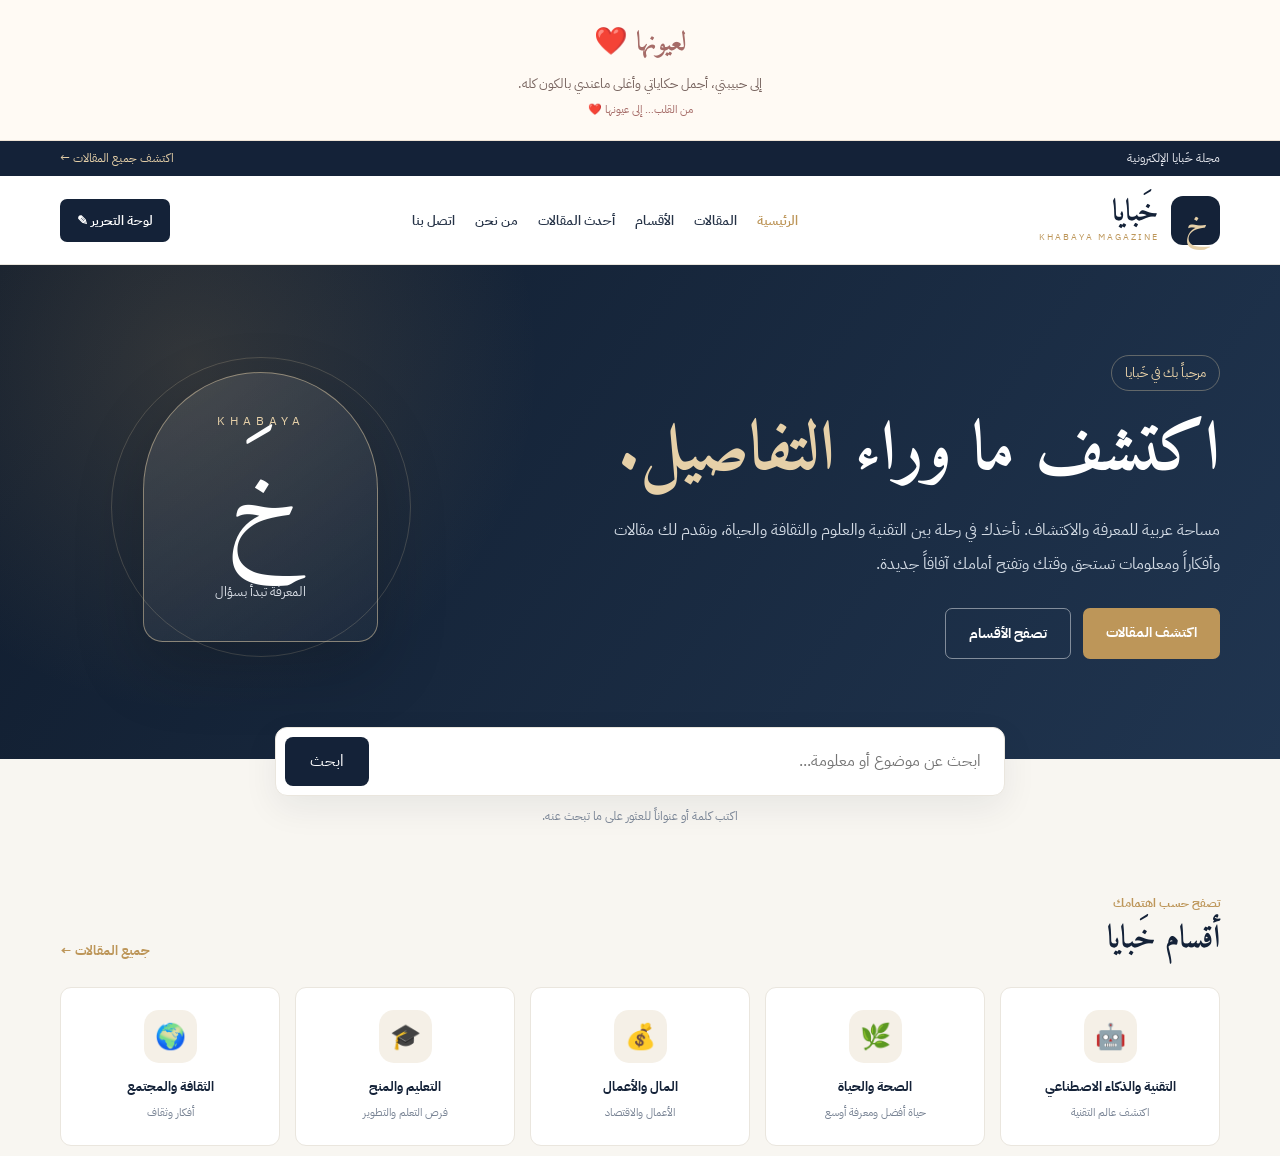
<file: index.html>
<!DOCTYPE html>
<html lang="ar" dir="rtl">
<head>
  <meta charset="UTF-8">
  <meta name="viewport" content="width=device-width, initial-scale=1.0">

  <title>خَبايا | مجلة المعرفة والاكتشاف</title>
  <meta name="description" content="خَبايا مجلة عربية مستقلة للمعرفة والاكتشاف. اكتشف مقالات التقنية والصحة والمال والتعليم والثقافة والعلوم وتطوير الذات.">
  <meta name="keywords" content="خبايا, مجلة عربية, التقنية, الذكاء الاصطناعي, الصحة, التعليم, الثقافة, المعرفة">
  <meta name="author" content="فريق تحرير خبايا">
  <meta name="robots" content="index,follow">
  <meta name="theme-color" content="#142238">

  <link rel="canonical" href="https://lqay146-debug.github.io/Khabaya-Magazine/">

  <meta property="og:type" content="website">
  <meta property="og:locale" content="ar_AR">
  <meta property="og:site_name" content="خَبايا">
  <meta property="og:title" content="خَبايا | اكتشف ما وراء التفاصيل">
  <meta property="og:description" content="مجلة عربية مستقلة تفتح لك أبواب المعرفة والاكتشاف.">
  <meta property="og:url" content="https://lqay146-debug.github.io/Khabaya-Magazine/">

  <link rel="preconnect" href="https://fonts.googleapis.com">
  <link rel="preconnect" href="https://fonts.gstatic.com" crossorigin>
  <link href="https://fonts.googleapis.com/css2?family=IBM+Plex+Sans+Arabic:wght@400;500;600;700&family=Amiri:wght@400;700&display=swap" rel="stylesheet">

  <style>
    :root {
      --navy: #142238;
      --navy-light: #203550;
      --gold: #bd9659;
      --gold-light: #e6d0a8;
      --cream: #f8f6f1;
      --white: #ffffff;
      --text: #263347;
      --muted: #788394;
      --border: #eae6de;
      --shadow: 0 12px 35px rgba(20,34,56,.07);
    }

    * {
      box-sizing: border-box;
    }

    html {
      scroll-behavior: smooth;
    }

    body {
      margin: 0;
      background: var(--cream);
      color: var(--text);
      font-family: 'IBM Plex Sans Arabic', sans-serif;
      line-height: 1.8;
    }

    a {
      color: inherit;
      text-decoration: none;
    }

    button, input {
      font: inherit;
    }

    .container {
      width: min(1160px, 92%);
      margin: auto;
    }

    /* الإهداء */

    .love-dedication {
      background: #fffaf4;
      text-align: center;
      padding: 20px 12px;
      border-bottom: 1px solid #eee3d5;
    }

    .love-title {
      color: #a66c68;
      font-family: 'Amiri', serif;
      font-size: 27px;
      font-weight: 700;
    }

    .love-message {
      color: #78645f;
      font-size: 13px;
      margin-top: 3px;
    }

    .love-signature {
      color: #a66c68;
      font-size: 11px;
      margin-top: 5px;
    }

    /* الشريط العلوي */

    .topbar {
      background: var(--navy);
      color: #e8eaf0;
      padding: 7px 0;
      font-size: 12px;
    }

    .topbar-inner {
      display: flex;
      justify-content: space-between;
      align-items: center;
      gap: 12px;
    }

    .topbar a {
      color: var(--gold-light);
    }

    /* رأس الموقع */

    .site-header {
      background: var(--white);
      border-bottom: 1px solid var(--border);
      position: sticky;
      top: 0;
      z-index: 20;
    }

    .header-inner {
      min-height: 88px;
      display: flex;
      align-items: center;
      justify-content: space-between;
      gap: 25px;
    }

    .brand {
      display: flex;
      align-items: center;
      gap: 12px;
      color: var(--navy);
      flex-shrink: 0;
    }

    .brand-mark {
      width: 49px;
      height: 49px;
      display: grid;
      place-items: center;
      border-radius: 12px;
      background: var(--navy);
      color: var(--gold-light);
      font-family: 'Amiri', serif;
      font-size: 33px;
    }

    .brand-name {
      display: block;
      font-family: 'Amiri', serif;
      font-size: 30px;
      font-weight: 700;
      line-height: 1.1;
    }

    .brand small {
      display: block;
      color: var(--gold);
      font-size: 9px;
      letter-spacing: 2px;
      direction: ltr;
      text-align: right;
    }

    .main-nav {
      display: flex;
      align-items: center;
      gap: 20px;
    }

    .main-nav a {
      font-size: 13px;
      font-weight: 600;
      color: var(--text);
      transition: color .2s;
    }

    .main-nav a:hover,
    .main-nav a.active {
      color: var(--gold);
    }

    .header-button {
      background: var(--navy);
      color: white;
      padding: 10px 17px;
      border-radius: 7px;
      font-size: 13px;
      font-weight: 600;
      white-space: nowrap;
    }

    .header-button:hover {
      background: var(--navy-light);
    }

    /* الواجهة الرئيسية */

    .hero {
      background:
        radial-gradient(circle at 15% 20%, rgba(189,150,89,.19), transparent 30%),
        linear-gradient(125deg, #101c2d, #203550);
      color: white;
      padding: 90px 0 100px;
      overflow: hidden;
      position: relative;
    }

    .hero-inner {
      display: grid;
      grid-template-columns: 1.4fr .8fr;
      align-items: center;
      gap: 55px;
    }

    .hero-label {
      display: inline-block;
      color: var(--gold-light);
      font-size: 13px;
      border: 1px solid rgba(230,208,168,.35);
      padding: 5px 13px;
      border-radius: 30px;
      margin-bottom: 15px;
    }

    .hero h1 {
      font-family: 'Amiri', serif;
      font-size: clamp(43px, 6vw, 69px);
      line-height: 1.35;
      margin: 0 0 15px;
    }

    .hero h1 span {
      color: var(--gold-light);
    }

    .hero-description {
      max-width: 620px;
      color: #d3dbe5;
      font-size: 16px;
      line-height: 2.1;
      margin: 0 0 27px;
    }

    .hero-actions {
      display: flex;
      flex-wrap: wrap;
      gap: 12px;
    }

    .button {
      display: inline-block;
      padding: 12px 23px;
      border-radius: 7px;
      font-size: 14px;
      font-weight: 700;
      transition: .2s;
    }

    .button-primary {
      background: var(--gold);
      color: white;
    }

    .button-primary:hover {
      background: #a77f42;
      transform: translateY(-2px);
    }

    .button-outline {
      border: 1px solid rgba(255,255,255,.45);
      color: white;
    }

    .button-outline:hover {
      background: rgba(255,255,255,.1);
    }

    .hero-art {
      min-height: 290px;
      display: grid;
      place-items: center;
      position: relative;
    }

    .hero-art-card {
      width: 235px;
      height: 270px;
      border: 1px solid rgba(230,208,168,.5);
      background: linear-gradient(145deg, rgba(255,255,255,.1), rgba(255,255,255,.02));
      border-radius: 120px 120px 20px 20px;
      display: flex;
      flex-direction: column;
      align-items: center;
      justify-content: center;
      box-shadow: 0 25px 70px rgba(0,0,0,.2);
      position: relative;
      z-index: 2;
    }

    .hero-art-small {
      color: var(--gold-light);
      letter-spacing: 5px;
      font-size: 12px;
    }

    .hero-art-letter {
      font-family: 'Amiri', serif;
      font-size: 105px;
      line-height: 1.4;
      color: white;
    }

    .hero-art-caption {
      color: #d7dce4;
      font-size: 13px;
    }

    .hero-circle {
      width: 300px;
      height: 300px;
      border: 1px solid rgba(230,208,168,.2);
      border-radius: 50%;
      position: absolute;
    }

    /* البحث */

    .search-section {
      position: relative;
      margin-top: -32px;
      z-index: 5;
    }

    .search-box {
      background: white;
      border: 1px solid var(--border);
      box-shadow: var(--shadow);
      border-radius: 12px;
      padding: 9px;
      display: flex;
      gap: 10px;
      max-width: 730px;
      margin: auto;
    }

    .search-box input {
      flex: 1;
      min-width: 0;
      border: 0;
      outline: 0;
      background: transparent;
      padding: 10px 14px;
      color: var(--text);
    }

    .search-box button {
      background: var(--navy);
      color: white;
      border: 0;
      border-radius: 8px;
      padding: 10px 25px;
      cursor: pointer;
    }

    .search-box button:hover {
      background: var(--navy-light);
    }

    .search-hint {
      text-align: center;
      color: var(--muted);
      font-size: 12px;
      margin: 10px 0 0;
    }

    /* الأقسام */

    .section {
      padding: 65px 0 10px;
    }

    .section-heading {
      display: flex;
      align-items: end;
      justify-content: space-between;
      gap: 15px;
      margin-bottom: 25px;
    }

    .section-kicker {
      display: block;
      color: var(--gold);
      font-size: 12px;
      font-weight: 700;
      margin-bottom: 3px;
    }

    .section-heading h2 {
      color: var(--navy);
      font-family: 'Amiri', serif;
      font-size: 32px;
      line-height: 1.4;
      margin: 0;
    }

    .section-link {
      color: var(--gold);
      font-size: 13px;
      font-weight: 700;
    }

    .category-grid {
      display: grid;
      grid-template-columns: repeat(5, 1fr);
      gap: 15px;
    }

    .category-card {
      background: white;
      border: 1px solid var(--border);
      border-radius: 11px;
      padding: 22px 13px;
      text-align: center;
      transition: .25s;
    }

    .category-card:hover {
      transform: translateY(-5px);
      border-color: var(--gold);
      box-shadow: var(--shadow);
    }

    .category-icon {
      width: 53px;
      height: 53px;
      border-radius: 15px;
      display: grid;
      place-items: center;
      margin: 0 auto 12px;
      background: #f5f0e7;
      font-size: 25px;
    }

    .category-card strong {
      display: block;
      font-size: 13px;
      color: var(--navy);
    }

    .category-card small {
      display: block;
      color: var(--muted);
      font-size: 11px;
      margin-top: 5px;
    }

    /* المقالات */

    .latest-section {
      padding: 55px 0;
    }

    .articles-grid {
      display: grid;
      grid-template-columns: repeat(3, minmax(0, 1fr));
      gap: 22px;
    }

    .article-card {
      background: white;
      border: 1px solid var(--border);
      border-radius: 12px;
      overflow: hidden;
      transition: .25s;
    }

    .article-card:hover {
      transform: translateY(-5px);
      box-shadow: var(--shadow);
    }

    .article-image {
      height: 205px;
      display: grid;
      place-items: center;
      font-size: 65px;
      background: linear-gradient(135deg, #172333, #405d79);
    }

    .article-image.gold {
      background: linear-gradient(135deg, #987347, #d3b37f);
    }

    .article-image.green {
      background: linear-gradient(135deg, #315b4b, #8aa78b);
    }

    .article-card-content {
      padding: 18px;
    }

    .article-card small {
      color: var(--gold);
      font-size: 12px;
    }

    .article-card h3 {
      color: var(--navy);
      font-family: 'Amiri', serif;
      font-size: 21px;
      line-height: 1.7;
      margin: 8px 0;
    }

    .article-card p {
      color: var(--muted);
      font-size: 13px;
      line-height: 1.9;
    }

    .read-more {
      color: var(--gold);
      font-size: 13px;
      font-weight: 700;
    }

    .empty {
      grid-column: 1 / -1;
      background: white;
      padding: 35px 20px;
      border: 1px solid var(--border);
      border-radius: 12px;
      text-align: center;
      color: var(--muted);
    }

    /* مساحة المعرفة */

    .knowledge-section {
      padding: 45px 0 70px;
    }

    .knowledge-grid {
      display: grid;
      grid-template-columns: repeat(3, 1fr);
      gap: 18px;
    }

    .knowledge-card {
      background: white;
      border: 1px solid var(--border);
      border-radius: 12px;
      padding: 25px;
      border-bottom: 3px solid var(--gold);
    }

    .knowledge-card .icon {
      font-size: 28px;
    }

    .knowledge-card h3 {
      color: var(--navy);
      font-size: 18px;
      margin: 9px 0;
    }

    .knowledge-card p {
      color: var(--muted);
      font-size: 13px;
      line-height: 2;
      margin: 0;
    }

    /* الدعوة للاكتشاف */

    .discover-banner {
      background: var(--navy);
      color: white;
      border-radius: 15px;
      text-align: center;
      padding: 45px 20px;
      margin-bottom: 70px;
    }

    .discover-banner h2 {
      font-family: 'Amiri', serif;
      font-size: 32px;
      margin: 0 0 8px;
    }

    .discover-banner p {
      color: #d3dbe5;
      margin: 0 0 20px;
      font-size: 14px;
    }

    /* التذييل */

    .footer {
      background: #101c2d;
      color: white;
      padding: 48px 0 20px;
    }

    .footer-grid {
      display: grid;
      grid-template-columns: 1.5fr 1fr 1fr;
      gap: 35px;
    }

    .footer h3 {
      color: var(--gold-light);
      font-family: 'Amiri', serif;
      font-size: 22px;
      margin: 0 0 12px;
    }

    .footer p {
      color: #bdc7d4;
      font-size: 13px;
      line-height: 2;
      max-width: 390px;
    }

    .footer-links {
      display: flex;
      flex-direction: column;
      gap: 8px;
    }

    .footer-links a {
      color: #c6ced9;
      font-size: 13px;
    }

    .footer-links a:hover {
      color: var(--gold-light);
    }

    .copyright {
      text-align: center;
      border-top: 1px solid rgba(255,255,255,.12);
      margin-top: 35px;
      padding-top: 18px;
      color: #9da9b8;
      font-size: 11px;
    }

    /* الجوال */

    @media (max-width: 900px) {
      .main-nav {
        gap: 13px;
      }

      .main-nav a {
        font-size: 12px;
      }

      .category-grid {
        grid-template-columns: repeat(3, 1fr);
      }

      .hero-inner {
        gap: 20px;
      }
    }

    @media (max-width: 650px) {
      .topbar-inner {
        font-size: 10px;
      }

      .header-inner {
        min-height: auto;
        padding-top: 14px;
        padding-bottom: 14px;
        flex-wrap: wrap;
        gap: 13px;
      }

      .brand-name {
        font-size: 25px;
      }

      .brand-mark {
        width: 42px;
        height: 42px;
        font-size: 28px;
      }

      .main-nav {
        order: 3;
        width: 100%;
        justify-content: center;
        flex-wrap: wrap;
        gap: 9px 16px;
      }

      .header-button {
        font-size: 11px;
        padding: 8px 11px;
      }

      .hero {
        padding: 60px 0 75px;
      }

      .hero-inner {
        grid-template-columns: 1fr;
        text-align: center;
      }

      .hero-description {
        margin-left: auto;
        margin-right: auto;
        font-size: 14px;
      }

      .hero-actions {
        justify-content: center;
      }

      .hero-art {
        min-height: 235px;
      }

      .hero-art-card {
        width: 175px;
        height: 205px;
      }

      .hero-art-letter {
        font-size: 75px;
      }

      .hero-circle {
        width: 230px;
        height: 230px;
      }

      .category-grid {
        grid-template-columns: repeat(2, 1fr);
        gap: 10px;
      }

      .category-card {
        padding: 17px 8px;
      }

      .section {
        padding-top: 45px;
      }

      .section-heading h2 {
        font-size: 27px;
      }

      .articles-grid {
        grid-template-columns: 1fr;
      }

      .knowledge-grid {
        grid-template-columns: 1fr;
      }

      .footer-grid {
        grid-template-columns: 1fr;
        gap: 20px;
      }

      .discover-banner h2 {
        font-size: 27px;
      }
    }
  </style>

  <script type="application/ld+json">
  {
    "@context": "https://schema.org",
    "@type": "WebSite",
    "name": "خَبايا",
    "alternateName": "KHABAYA MAGAZINE",
    "url": "https://lqay146-debug.github.io/Khabaya-Magazine/",
    "inLanguage": "ar"
  }
  </script>
</head>

<body>

  <!-- الإهداء -->
  <section class="love-dedication">
    <div class="love-title">لعيونها ❤️</div>
    <div class="love-message">
       إلى حبيبتي، أجمل حكاياتي وأغلى ماعندي بالكون كله.
    </div>
    <div class="love-signature">من القلب… إلى عيونها ❤️</div>
  </section>

  <!-- الشريط العلوي -->
  <div class="topbar">
    <div class="container topbar-inner">
      <span>مجلة خَبايا الإلكترونية</span>
      <a href="articles.html">اكتشف جميع المقالات ←</a>
    </div>
  </div>

  <!-- رأس الموقع -->
  <header class="site-header">
    <div class="container header-inner">

      <a class="brand" href="index.html" aria-label="الصفحة الرئيسية لخبايا">
        <span class="brand-mark">خ</span>
        <span>
          <strong class="brand-name">خَبايا</strong>
          <small>KHABAYA MAGAZINE</small>
        </span>
      </a>

      <nav class="main-nav" aria-label="القائمة الرئيسية">
        <a class="active" href="index.html">الرئيسية</a>
        <a href="articles.html">المقالات</a>
        <a href="#categories">الأقسام</a>
        <a href="#latest">أحدث المقالات</a>
        <a href="about.html">من نحن</a>
        <a href="contact.html">اتصل بنا</a>
      </nav>

      <a class="header-button" href="editor.html">لوحة التحرير ✎</a>

    </div>
  </header>

  <main>

    <!-- الواجهة الرئيسية -->
    <section class="hero">
      <div class="container hero-inner">

        <div>
          <span class="hero-label">مرحباً بك في خَبايا</span>

          <h1>
            اكتشف ما وراء
            <span>التفاصيل.</span>
          </h1>

          <p class="hero-description">
            مساحة عربية للمعرفة والاكتشاف. نأخذك في رحلة بين التقنية
            والعلوم والثقافة والحياة، ونقدم لك مقالات وأفكاراً ومعلومات
            تستحق وقتك وتفتح أمامك آفاقاً جديدة.
          </p>

          <div class="hero-actions">
            <a class="button button-primary" href="articles.html">
              اكتشف المقالات
            </a>
            <a class="button button-outline" href="#categories">
              تصفح الأقسام
            </a>
          </div>
        </div>

        <div class="hero-art" aria-hidden="true">
          <div class="hero-circle"></div>
          <div class="hero-art-card">
            <span class="hero-art-small">KHABAYA</span>
            <span class="hero-art-letter">خَ</span>
            <span class="hero-art-caption">المعرفة تبدأ بسؤال</span>
          </div>
        </div>

      </div>
    </section>

    <!-- البحث -->
    <section class="container search-section">
      <form class="search-box" id="searchForm">
        <input
          type="search"
          id="articleSearch"
          placeholder="ابحث عن موضوع أو معلومة..."
          aria-label="البحث في المقالات"
        >
        <button type="submit">ابحث</button>
      </form>

      <p class="search-hint">
        اكتب كلمة أو عنواناً للعثور على ما تبحث عنه.
      </p>
    </section>

    <!-- الأقسام -->
    <section class="container section" id="categories">

      <div class="section-heading">
        <div>
          <span class="section-kicker">تصفح حسب اهتمامك</span>
          <h2>أقسام خَبايا</h2>
        </div>

        <a class="section-link" href="articles.html">
          جميع المقالات ←
        </a>
      </div>

      <div class="category-grid">

        <a class="category-card" href="articles.html?category=technology">
          <span class="category-icon">🤖</span>
          <strong>التقنية والذكاء الاصطناعي</strong>
          <small>اكتشف عالم التقنية</small>
        </a>

        <a class="category-card" href="articles.html?category=health">
          <span class="category-icon">🌿</span>
          <strong>الصحة والحياة</strong>
          <small>حياة أفضل ومعرفة أوسع</small>
        </a>

        <a class="category-card" href="articles.html?category=business">
          <span class="category-icon">💰</span>
          <strong>المال والأعمال</strong>
          <small>الأعمال والاقتصاد</small>
        </a>

        <a class="category-card" href="articles.html?category=education">
          <span class="category-icon">🎓</span>
          <strong>التعليم والمنح</strong>
          <small>فرص التعلم والتطوير</small>
        </a>

        <a class="category-card" href="articles.html?category=society">
          <span class="category-icon">🌍</span>
          <strong>الثقافة والمجتمع</strong>
          <small>أفكار وثقاف
</file>
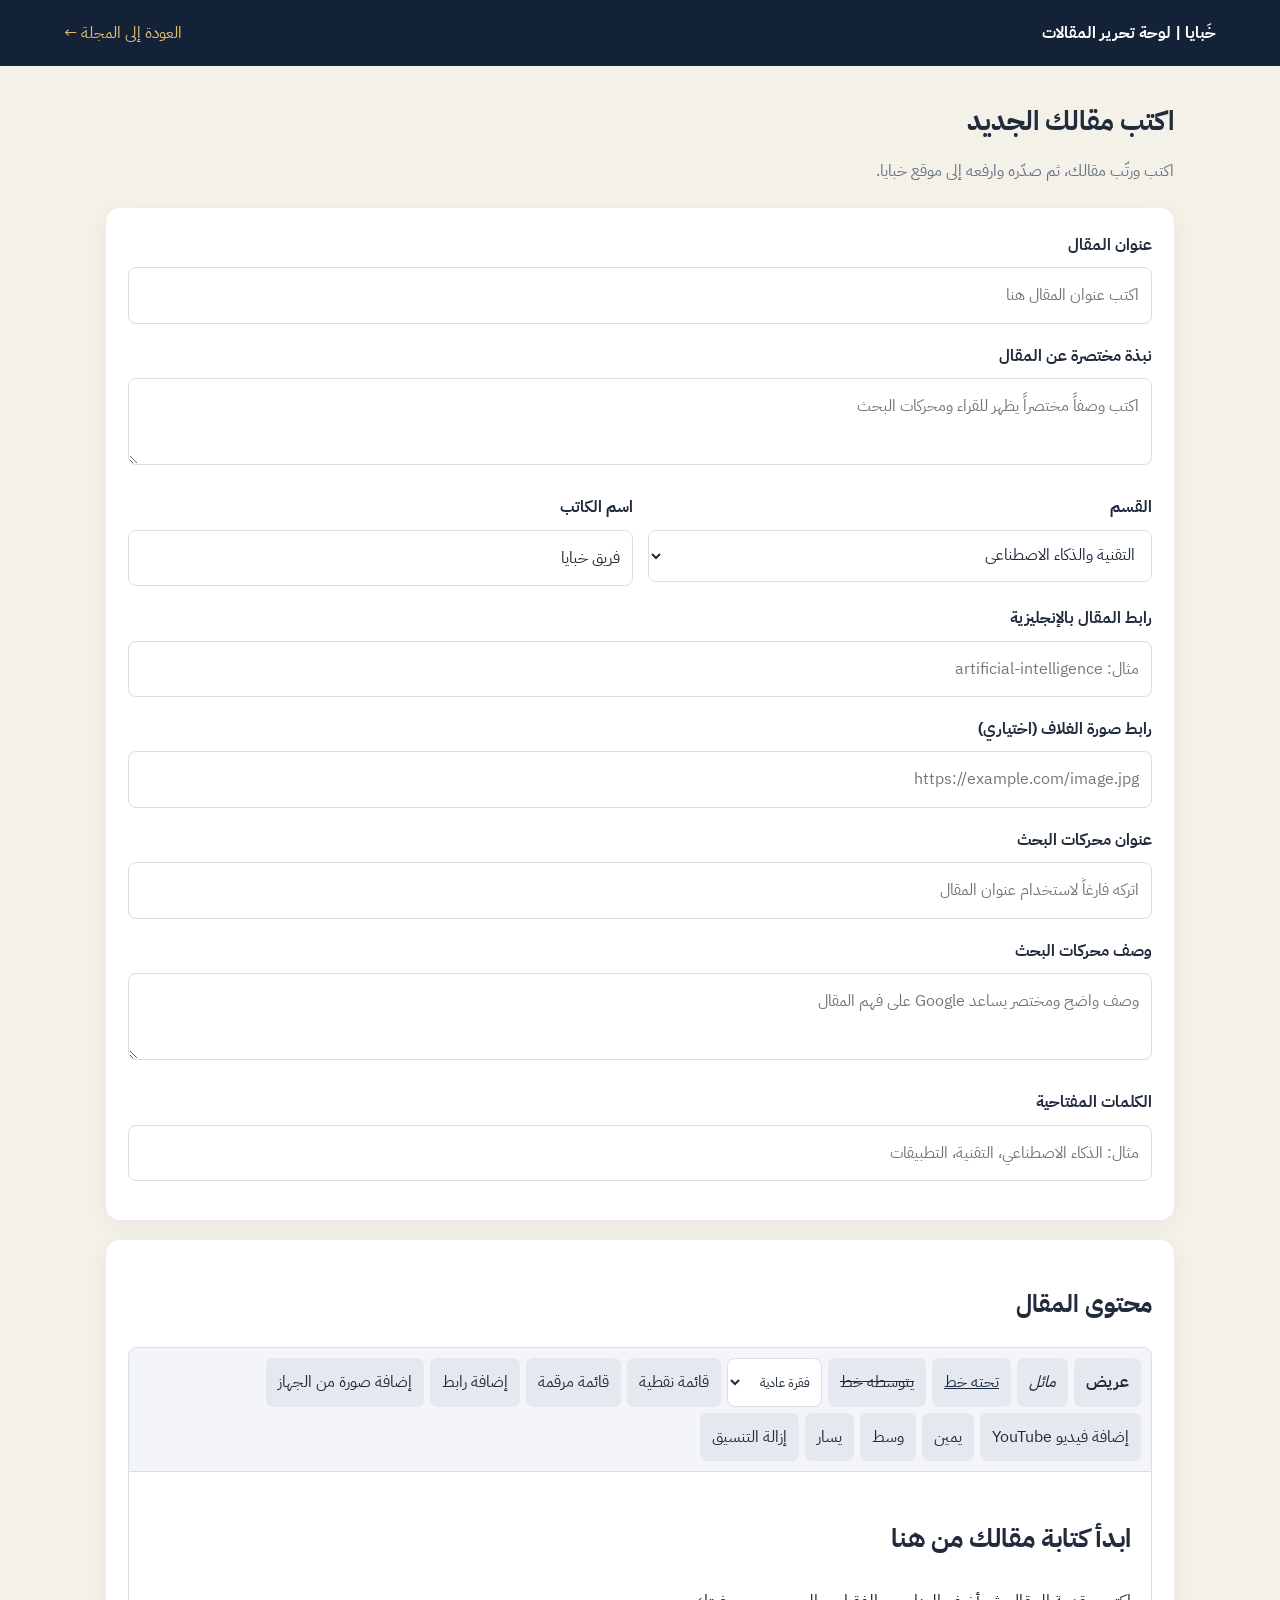
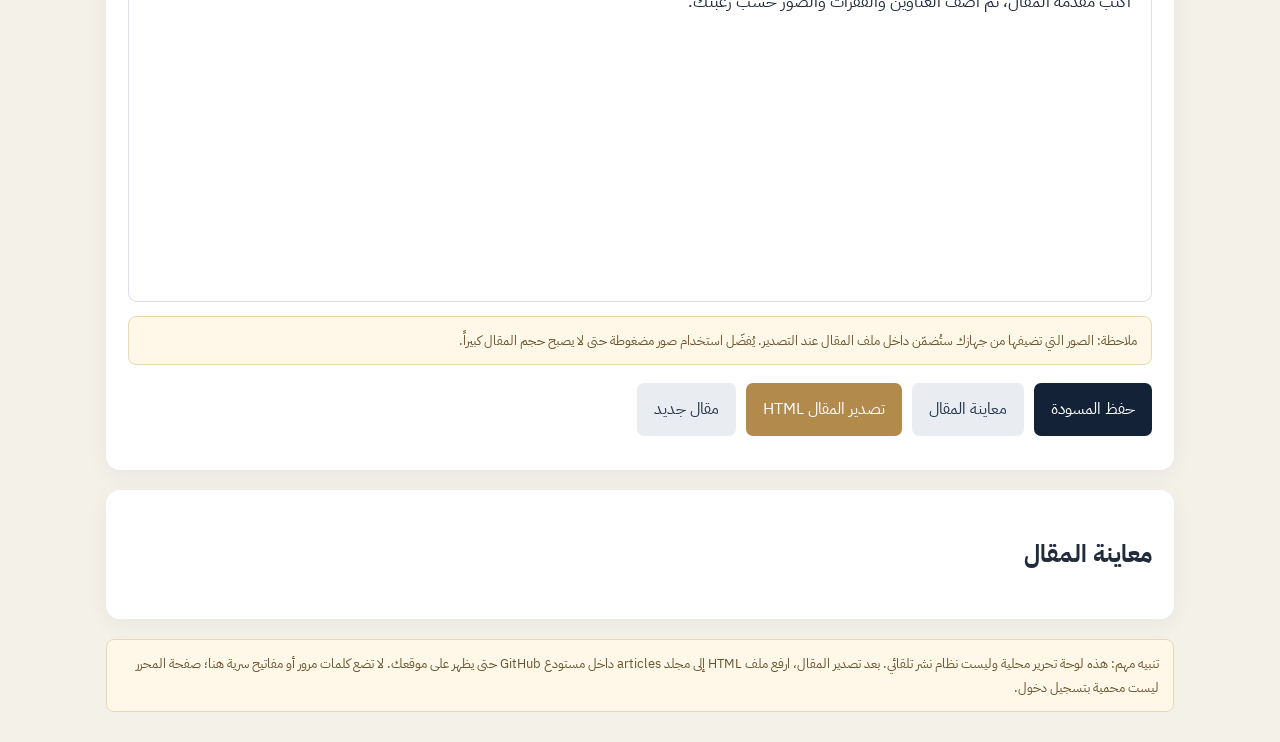
<file: editor.html>
<!DOCTYPE html>
<html lang="ar" dir="rtl">
<head>
  <meta charset="UTF-8">
  <meta name="viewport" content="width=device-width, initial-scale=1.0">
  <meta name="robots" content="noindex,nofollow">
  <title>محرر خبايا | لوحة الكتابة</title>
  <link rel="stylesheet" href="assets/css/style.css">
  <link href="https://fonts.googleapis.com/css2?family=IBM+Plex+Sans+Arabic:wght@400;500;600;700&family=Amiri:wght@400;700&display=swap" rel="stylesheet">

  <style>
    * { box-sizing: border-box; }
    body {
      margin: 0;
      background: #f4f1e9;
      color: #202b3b;
      font-family: 'IBM Plex Sans Arabic', sans-serif;
    }
    .editor-header {
      background: #142238;
      color: white;
      padding: 18px 5%;
      display: flex;
      justify-content: space-between;
      align-items: center;
      gap: 12px;
      flex-wrap: wrap;
    }
    .editor-header a { color: #e4bd75; text-decoration: none; }
    .editor-container {
      max-width: 1100px;
      margin: 30px auto;
      padding: 0 16px;
    }
    .editor-intro { margin-bottom: 22px; }
    .editor-intro h1 { margin: 0 0 8px; font-size: 27px; }
    .editor-intro p { color: #697386; margin: 0; }
    .editor-card {
      background: white;
      border-radius: 14px;
      padding: 22px;
      margin-bottom: 20px;
      box-shadow: 0 5px 22px #1723380d;
    }
    .field { margin-bottom: 17px; }
    .field label {
      display: block;
      font-weight: 700;
      margin-bottom: 7px;
    }
    input, select, textarea {
      width: 100%;
      border: 1px solid #d9dee6;
      border-radius: 8px;
      padding: 12px;
      font: inherit;
      background: #fff;
      color: #202b3b;
    }
    textarea { min-height: 85px; resize: vertical; }
    .two-columns {
      display: grid;
      grid-template-columns: 1fr 1fr;
      gap: 15px;
    }
    .toolbar {
      display: flex;
      flex-wrap: wrap;
      gap: 6px;
      padding: 10px;
      background: #f3f5f8;
      border: 1px solid #d9dee6;
      border-radius: 9px 9px 0 0;
    }
    .toolbar button, .action-button {
      border: 0;
      border-radius: 7px;
      padding: 9px 12px;
      background: #e5e9ef;
      color: #1d2b40;
      font: inherit;
      cursor: pointer;
    }
    .toolbar button:hover { background: #d5dce6; }
    .toolbar select {
      width: auto;
      padding: 7px;
      font-size: 13px;
    }
    #articleContent {
      min-height: 430px;
      border: 1px solid #d9dee6;
      border-top: 0;
      border-radius: 0 0 9px 9px;
      padding: 20px;
      outline: none;
      line-height: 2;
      font-size: 17px;
      background: white;
    }
    #articleContent:focus { border-color: #b18a4c; }
    #articleContent img {
      max-width: 100%;
      height: auto;
      border-radius: 9px;
    }
    #articleContent blockquote {
      border-right: 4px solid #b18a4c;
      margin: 20px 0;
      padding: 12px 18px;
      background: #f8f5ee;
    }
    .action-row {
      display: flex;
      flex-wrap: wrap;
      gap: 10px;
      margin-top: 18px;
    }
    .action-button {
      background: #142238;
      color: white;
      padding: 11px 17px;
    }
    .action-button.gold { background: #b18a4c; }
    .action-button.light { background: #e9edf2; color: #24344b; }
    .note {
      background: #fff8e9;
      border: 1px solid #ead8b3;
      padding: 12px 14px;
      border-radius: 8px;
      color: #68532d;
      font-size: 13px;
      line-height: 1.8;
      margin-top: 14px;
    }
    #status {
      margin-top: 12px;
      color: #28734b;
      font-weight: 600;
    }
    .preview-box {
      border: 1px solid #d9dee6;
      border-radius: 9px;
      padding: 20px;
      background: #fff;
      line-height: 2;
      display: none;
    }
    .preview-box img { max-width: 100%; height: auto; }
    @media (max-width: 650px) {
      .two-columns { grid-template-columns: 1fr; }
      .editor-card { padding: 15px; }
      .editor-intro h1 { font-size: 22px; }
    }
  </style>
</head>

<body>

<header class="editor-header">
  <strong>خَبايا | لوحة تحرير المقالات</strong>
  <a href="index.html">العودة إلى المجلة ←</a>
</header>

<main class="editor-container">

  <section class="editor-intro">
    <h1>اكتب مقالك الجديد</h1>
    <p>اكتب ورتّب مقالك، ثم صدّره وارفعه إلى موقع خبايا.</p>
  </section>

  <section class="editor-card">

    <div class="field">
      <label for="title">عنوان المقال</label>
      <input id="title" type="text" placeholder="اكتب عنوان المقال هنا">
    </div>

    <div class="field">
      <label for="excerpt">نبذة مختصرة عن المقال</label>
      <textarea id="excerpt" placeholder="اكتب وصفاً مختصراً يظهر للقراء ومحركات البحث"></textarea>
    </div>

    <div class="two-columns">
      <div class="field">
        <label for="category">القسم</label>
        <select id="category">
          <option value="technology">التقنية والذكاء الاصطناعي</option>
          <option value="health">الصحة والحياة</option>
          <option value="business">المال والأعمال</option>
          <option value="education">التعليم والمنح</option>
          <option value="society">الثقافة والمجتمع</option>
          <option value="knowledge">حقائق ومعرفة</option>
          <option value="internet">الإنترنت والتطبيقات</option>
          <option value="stories">قصص وتجارب</option>
          <option value="development">تطوير الذات والمهارات</option>
          <option value="world">اكتشف العالم</option>
        </select>
      </div>

      <div class="field">
        <label for="author">اسم الكاتب</label>
        <input id="author" type="text" value="فريق خبايا">
      </div>
    </div>

    <div class="field">
      <label for="slug">رابط المقال بالإنجليزية</label>
      <input id="slug" type="text" placeholder="مثال: artificial-intelligence">
    </div>

    <div class="field">
      <label for="cover">رابط صورة الغلاف (اختياري)</label>
      <input id="cover" type="url" placeholder="https://example.com/image.jpg">
    </div>

    <div class="field">
      <label for="seoTitle">عنوان محركات البحث</label>
      <input id="seoTitle" type="text" placeholder="اتركه فارغاً لاستخدام عنوان المقال">
    </div>

    <div class="field">
      <label for="seoDescription">وصف محركات البحث</label>
      <textarea id="seoDescription" placeholder="وصف واضح ومختصر يساعد Google على فهم المقال"></textarea>
    </div>

    <div class="field">
      <label for="keywords">الكلمات المفتاحية</label>
      <input id="keywords" type="text" placeholder="مثال: الذكاء الاصطناعي، التقنية، التطبيقات">
    </div>

  </section>

  <section class="editor-card">
    <h2>محتوى المقال</h2>

    <div class="toolbar">
      <button type="button" data-command="bold"><b>عريض</b></button>
      <button type="button" data-command="italic"><i>مائل</i></button>
      <button type="button" data-command="underline"><u>تحته خط</u></button>
      <button type="button" data-command="strikeThrough"><s>يتوسطه خط</s></button>

      <select id="formatBlock" aria-label="تنسيق العنوان">
        <option value="P">فقرة عادية</option>
        <option value="H2">عنوان رئيسي</option>
        <option value="H3">عنوان فرعي</option>
        <option value="BLOCKQUOTE">اقتباس</option>
      </select>

      <button type="button" data-command="insertUnorderedList">قائمة نقطية</button>
      <button type="button" data-command="insertOrderedList">قائمة مرقمة</button>
      <button type="button" id="linkButton">إضافة رابط</button>
      <button type="button" id="imageButton">إضافة صورة من الجهاز</button>
      <button type="button" id="videoButton">إضافة فيديو YouTube</button>
      <button type="button" data-command="justifyRight">يمين</button>
      <button type="button" data-command="justifyCenter">وسط</button>
      <button type="button" data-command="justifyLeft">يسار</button>
      <button type="button" data-command="removeFormat">إزالة التنسيق</button>
    </div>

    <input id="imageFile" type="file" accept="image/*" hidden>

    <div id="articleContent" contenteditable="true">
      <h2>ابدأ كتابة مقالك من هنا</h2>
      <p>اكتب مقدمة المقال، ثم أضف العناوين والفقرات والصور حسب رغبتك.</p>
    </div>

    <div class="note">
      ملاحظة: الصور التي تضيفها من جهازك ستُضمّن داخل ملف المقال عند التصدير.
      يُفضّل استخدام صور مضغوطة حتى لا يصبح حجم المقال كبيراً.
    </div>

    <div class="action-row">
      <button class="action-button" type="button" id="saveButton">حفظ المسودة</button>
      <button class="action-button light" type="button" id="previewButton">معاينة المقال</button>
      <button class="action-button gold" type="button" id="exportButton">تصدير المقال HTML</button>
      <button class="action-button light" type="button" id="clearButton">مقال جديد</button>
    </div>

    <div id="status" role="status"></div>
  </section>

  <section class="editor-card">
    <h2>معاينة المقال</h2>
    <div id="previewBox" class="preview-box"></div>
  </section>

  <div class="note">
    تنبيه مهم: هذه لوحة تحرير محلية وليست نظام نشر تلقائي. بعد تصدير المقال،
    ارفع ملف HTML إلى مجلد articles داخل مستودع GitHub حتى يظهر على موقعك.
    لا تضع كلمات مرور أو مفاتيح سرية هنا؛ صفحة المحرر ليست محمية بتسجيل دخول.
  </div>

</main>

<script>
(function () {
  const $ = id => document.getElementById(id);

  const fields = [
    "title", "excerpt", "category", "author", "slug",
    "cover", "seoTitle", "seoDescription", "keywords"
  ];

  const content = $("articleContent");
  const status = $("status");

  function say(message) {
    status.textContent = message;
  }

  function getData() {
    const data = {};
    fields.forEach(id => data[id] = $(id).value.trim());
    data.content = content.innerHTML;
    return data;
  }

  function setData(data) {
    fields.forEach(id => {
      if (data[id] !== undefined) $(id).value = data[id];
    });
    if (data.content) content.innerHTML = data.content;
  }

  document.querySelectorAll("[data-command]").forEach(button => {
    button.addEventListener("click", () => {
      content.focus();
      document.execCommand(button.dataset.command, false, null);
    });
  });

  $("formatBlock").addEventListener("change", event => {
    content.focus();
    document.execCommand("formatBlock", false, event.target.value);
  });

  $("linkButton").addEventListener("click", () => {
    const url = prompt("أدخل رابط الموقع:");
    if (!url) return;

    try {
      const parsed = new URL(url);
      if (!["http:", "https:"].includes(parsed.protocol)) {
        throw new Error("رابط غير مسموح");
      }
      content.focus();
      document.execCommand("createLink", false, parsed.href);
    } catch {
      alert("فضلاً أدخل رابطاً صحيحاً يبدأ بـ https:// أو http://");
    }
  });

  $("imageButton").addEventListener("click", () => $("imageFile").click());

  $("imageFile").addEventListener("change", event => {
    const file = event.target.files[0];
    if (!file) return;

    if (!file.type.startsWith("image/")) {
      alert("اختر ملف صورة فقط.");
      event.target.value = "";
      return;
    }

    if (file.size > 3 * 1024 * 1024) {
      alert("حجم الصورة أكبر من 3 ميجابايت. يفضّل ضغطها أولاً.");
      event.target.value = "";
      return;
    }

    const reader = new FileReader();

    reader.onload = () => {
      content.focus();
      const image = document.createElement("img");
      image.src = reader.result;
      image.alt = prompt("اكتب وصفاً للصورة لتحسين الوصول ومحركات البحث:") || "صورة توضيحية للمقال";

      const wrapper = document.createElement("p");
      wrapper.appendChild(image);
      content.appendChild(wrapper);

      say("تمت إضافة الصورة إلى المقال.");
      event.target.value = "";
    };

    reader.readAsDataURL(file);
  });

  $("videoButton").addEventListener("click", () => {
    const url = prompt("ألصق رابط فيديو YouTube:");
    if (!url) return;

    let videoId = "";

    try {
      const parsed = new URL(url);

      if (parsed.hostname === "youtu.be") {
        videoId = parsed.pathname.slice(1);
      } else if (
        parsed.hostname === "www.youtube.com" ||
        parsed.hostname === "youtube.com" ||
        parsed.hostname === "m.youtube.com"
      ) {
        if (parsed.pathname === "/watch") {
          videoId = parsed.searchParams.get("v") || "";
        } else if (parsed.pathname.startsWith("/embed/")) {
          videoId = parsed.pathname.split("/")[2] || "";
        }
      }
    } catch {
      videoId = "";
    }

    if (!/^[a-zA-Z0-9_-]{11}$/.test(videoId)) {
      alert("رابط YouTube غير صحيح.");
      return;
    }

    const paragraph = document.createElement("p");
    const link = document.createElement("a");
    link.href = "https://www.youtube.com/watch?v=" + videoId;
    link.textContent = "مشاهدة الفيديو على YouTube";
    link.target = "_blank";
    link.rel = "noopener noreferrer";
    paragraph.appendChild(link);
    content.appendChild(paragraph);

    say("تمت إضافة رابط الفيديو.");
  });

  $("saveButton").addEventListener("click", () => {
    try {
      localStorage.setItem("khabayaDraft", JSON.stringify(getData()));
      say("تم حفظ المسودة على هذا الجهاز والمتصفح.");
    } catch {
      say("تعذر الحفظ. قد تكون المسودة أو الصور كبيرة جداً.");
    }
  });

  function loadDraft() {
    try {
      const saved = localStorage.getItem("khabayaDraft");
      if (saved) {
        setData(JSON.parse(saved));
        say("تم استرجاع المسودة المحفوظة.");
      }
    } catch {
      say("تعذر استرجاع المسودة.");
    }
  }

  $("previewButton").addEventListener("click", () => {
    const data = getData();
    const box = $("previewBox");

    box.innerHTML = "";

    const heading = document.createElement("h1");
    heading.textContent = data.title || "عنوان المقال";

    const description = document.createElement("p");
    description.textContent = data.excerpt || "";

    box.appendChild(heading);
    box.appendChild(description);

    if (data.cover) {
      try {
        const image = document.createElement("img");
        image.src = new URL(data.cover).href;
        image.alt = data.title || "غلاف المقال";
        box.appendChild(image);
      } catch {}
    }

    const article = document.createElement("div");
    article.innerHTML = data.content;
    box.appendChild(article);

    box.style.display = "block";
    box.scrollIntoView({ behavior: "smooth", block: "start" });
  });

  function cleanContent(html) {
    const parser = new DOMParser();
    const doc = parser.parseFromString(html, "text/html");

    const allowed = [
      "P", "BR", "H2", "H3", "H4", "STRONG", "B", "EM", "I",
      "U", "S", "UL", "OL", "LI", "BLOCKQUOTE", "A", "IMG",
      "TABLE", "THEAD", "TBODY", "TR", "TH", "TD", "HR"
    ];

    function cleanNode(node) {
      [...node.childNodes].forEach(child => {
        if (child.nodeType === Node.ELEMENT_NODE) {
          if (!allowed.includes(child.tagName)) {
            child.replaceWith(...child.childNodes);
            return;
          }

          [...child.attributes].forEach(attribute => {
            const name = attribute.name.toLowerCase();

            if (child.tagName === "A" && name === "href") {
              try {
                const parsed = new URL(attribute.value);
                if (!["http:", "https:"].includes(parsed.protocol)) {
                  child.removeAttribute(attribute.name);
                }
              } catch {
                child.removeAttribute(attribute.name);
              }
              return;
            }

            if (child.tagName === "IMG" && name === "src") {
              const value = attribute.value;
              if (
                !value.startsWith("data:image/") &&
                !/^https?:\/\//i.test(value)
              ) child.removeAttribute(attribute.name);
              return;
            }

            if (child.tagName === "IMG" && name === "alt") return;

            child.removeAttribute(attribute.name);
          });

          if (child.tagName === "A") {
            child.setAttribute("target", "_blank");
            child.setAttribute("rel", "noopener noreferrer");
          }

          cleanNode(child);
        } else if (child.nodeType !== Node.TEXT_NODE) {
          child.remove();
        }
      });
    }

    cleanNode(doc.body);
    return doc.body.innerHTML;
  }

  $("exportButton").addEventListener("click", () => {
    const data = getData();

    if (!data.title) {
      alert("اكتب عنوان المقال أولاً.");
      $("title").focus();
      return;
    }

    const slug = (data.slug || "article-" + Date.now())
      .toLowerCase()
      .replace(/[^a-z0-9-]/g, "-")
      .replace(/-+/g, "-")
      .replace(/^-|-$/g, "");

    const safeTitle = escapeHTML(data.seoTitle || data.title);
    const safeDescription = escapeHTML(data.seoDescription || data.excerpt);
    const safeAuthor = escapeHTML(data.author || "فريق خبايا");
    const safeExcerpt = escapeHTML(data.excerpt);
    const safeCover = safeURL(data.cover);
    const articleHTML = cleanContent(data.content);
    const date = new Date().toISOString().slice(0, 10);
    const pageURL = "https://lqay146-debug.github.io/Khabaya-Magazine/articles/" + slug + ".html";

    const html = `<!DOCTYPE html>
<html lang="ar" dir="rtl">
<head>
<meta charset="UTF-8">
<meta name="viewport" content="width=device-width, initial-scale=1.0">
<title>${safeTitle}</title>
<meta name="description" content="${safeDescription}">
<meta name="author" content="${safeAuthor}">
<meta name="keywords" content="${escapeHTML(data.keywords)}">
<link rel="canonical" href="${pageURL}">
<meta property="og:type" content="article">
<meta property="og:title" content="${safeTitle}">
<meta property="og:description" content="${safeDescription}">
${safeCover ? `<meta property="og:image" content="${safeCover}">` : ""}
<link rel="stylesheet" href="../assets/css/style.css">
<link href="https://fonts.googleapis.com/css2?family=IBM+Plex+Sans+Arabic:wght@400;500;600;700&family=Amiri:wght@400;700&display=swap" rel="stylesheet">
<style>
body{background:#f8f6f0;color:#202b3b;font-family:'IBM Plex Sans Arabic',sans-serif;line-height:2}
.article-page{max-width:850px;margin:35px auto;padding:24px;background:white;border-radius:14px}
.article-page h1{line-height:1.5;font-size:34px}
.article-meta{color:#788292;font-size:14px;margin:15px 0}
.article-cover{width:100%;height:auto;border-radius:12px;margin:20px 0}
.article-body{font-size:18px;line-height:2.1}
.article-body h2,.article-body h3{margin-top:30px}
.article-body img{max-width:100%;height:auto;border-radius:10px}
.article-body blockquote{border-right:4px solid #b18a4c;padding:12px 18px;background:#f8f5ee}
.back-link{color:#9a7337;text-decoration:none}
@media(max-width:600px){.article-page{margin:12px;padding:17px}.article-page h1{font-size:26px}}
</style>
</head>
<body>
<main class="article-page">
<a class="back-link" href="../index.html">← العودة إلى خبايا</a>
<h1>${escapeHTML(data.title)}</h1>
<p class="article-meta">بقلم ${safeAuthor} | ${date}</p>
${safeExcerpt ? `<p>${safeExcerpt}</p>` : ""}
${safeCover ? `<img class="article-cover" src="${safeCover}" alt="${escapeHTML(data.title)}">` : ""}
<article class="article-body">${articleHTML}</article>
<hr>
<p>نُشر في مجلة خبايا | <a href="../index.html">الصفحة الرئيسية</a></p>
</main>
</body>
</html>`;

    const blob = new Blob([html], { type: "text/html;charset=utf-8" });
    const downloadURL = URL.createObjectURL(blob);
    const link = document.createElement("a");
    link.href = downloadURL;
    link.download = slug + ".html";
    link.click();
    URL.revokeObjectURL(downloadURL);

    say("تم تصدير المقال. ارفع الملف إلى مجلد articles في GitHub.");
  });

  $("clearButton").addEventListener("click", () => {
    if (!confirm("هل تريد بدء مقال جديد؟ تأكد من حفظ المقال الحالي أولاً.")) return;

    fields.forEach(id => {
      if (id === "category") $(id).selectedIndex = 0;
      else if (id === "author") $(id).value = "فريق خبايا";
      else $(id).value = "";
    });

    content.innerHTML = "<h2>ابدأ كتابة مقالك من هنا</h2><p>اكتب م
</file>
<file: assets/css/style.css>
@import url('https://fonts.googleapis.com/css2?family=IBM+Plex+Sans+Arabic:wght@400;500;600;700&family=Amiri:wght@400;700&display=swap');

:root {
  --navy: #172333;
  --navy-light: #24364b;
  --gold: #b38b50;
  --gold-light: #d5b77f;
  --cream: #f8f6f0;
  --white: #ffffff;
  --text: #283342;
  --muted: #77808b;
  --border: #e9e5dc;
  --shadow: 0 12px 35px rgba(23,35,51,.07);
  --radius: 15px;
}

* {
  box-sizing: border-box;
}

html {
  scroll-behavior: smooth;
}

body {
  margin: 0;
  font-family: 'IBM Plex Sans Arabic', sans-serif;
  color: var(--text);
  background: var(--white);
  line-height: 1.9;
}

a {
  color: inherit;
  text-decoration: none;
}

button, input {
  font: inherit;
}

button, a {
  -webkit-tap-highlight-color: transparent;
}

.container {
  width: min(1160px, calc(100% - 36px));
  margin-inline: auto;
}

.topbar {
  background: var(--navy);
  color: #d8dce2;
  font-size: 12px;
}

.topbar-inner {
  display: flex;
  justify-content: space-between;
  padding: 7px 0;
}

.site-header {
  background: white;
  border-bottom: 1px solid var(--border);
  position: sticky;
  top: 0;
  z-index: 100;
}

.header-inner {
  min-height: 83px;
  display: flex;
  align-items: center;
  justify-content: space-between;
  gap: 25px;
}

.brand {
  display: flex;
  align-items: center;
  gap: 11px;
  flex-shrink: 0;
}

.brand-mark {
  width: 47px;
  height: 47px;
  display: grid;
  place-items: center;
  background: var(--navy);
  color: var(--gold-light);
  border-radius: 12px;
  font-family: 'Amiri', serif;
  font-size: 31px;
}

.brand strong {
  display: block;
  font-family: 'Amiri', serif;
  font-size: 27px;
  line-height: 1.1;
  color: var(--navy);
}

.brand small {
  display: block;
  color: var(--muted);
  font-size: 9px;
  letter-spacing: 1.6px;
}

.main-nav {
  display: flex;
  align-items: center;
  gap: 25px;
}

.main-nav a {
  font-size: 14px;
  font-weight: 600;
  color: #606b78;
  transition: .2s;
}

.main-nav a:hover,
.main-nav a.active {
  color: var(--gold);
}

.header-button {
  background: var(--navy);
  color: white;
  padding: 10px 17px;
  border-radius: 8px;
  font-size: 13px;
  font-weight: 600;
}

.menu-toggle {
  display: none;
  border: 0;
  background: transparent;
  font-size: 25px;
  color: var(--navy);
  cursor: pointer;
}

.hero {
  background: var(--cream);
  overflow: hidden;
}

.hero-content {
  min-height: 475px;
  display: grid;
  grid-template-columns: 1.15fr .85fr;
  align-items: center;
  gap: 50px;
  padding-block: 65px;
}

.eyebrow,
.section-kicker {
  color: var(--gold);
  font-size: 13px;
  font-weight: 700;
}

.hero h1 {
  color: var(--navy);
  font-family: 'Amiri', serif;
  font-size: clamp(42px, 6vw, 72px);
  line-height: 1.35;
  margin: 12px 0;
}

.hero h1 span {
  color: var(--gold);
}

.hero-text > p {
  color: #697380;
  max-width: 520px;
  font-size: 17px;
}

.hero-actions {
  display: flex;
  gap: 12px;
  flex-wrap: wrap;
  margin-top: 27px;
}

.button {
  display: inline-flex;
  justify-content: center;
  align-items: center;
  border-radius: 9px;
  padding: 11px 23px;
  font-size: 14px;
  font-weight: 600;
  transition: .25s;
}

.button:hover {
  transform: translateY(-3px);
}

.button-primary {
  background: var(--navy);
  color: white;
}

.button-outline {
  border: 1px solid #c9c2b5;
  color: var(--navy);
}

.hero-art {
  position: relative;
  display: grid;
  place-items: center;
  min-height: 300px;
}

.hero-art-card {
  position: relative;
  z-index: 2;
  width: min(330px, 85%);
  height: 340px;
  border-radius: 25px;
  background: var(--navy);
  display: flex;
  flex-direction: column;
  align-items: center;
  justify-content: center;
  color: white;
  box-shadow: 0 30px 70px rgba(23,35,51,.22);
  transform: rotate(-4deg);
}

.hero-art-small {
  font-size: 12px;
  letter-spacing: 5px;
  color: var(--gold-light);
}

.hero-art-letter {
  font-family: 'Amiri', serif;
  font-size: 150px;
  line-height: 1.2;
  color: var(--gold-light);
}

.hero-art-caption {
  color: #d7dce3;
  font-size: 15px;
}

.hero-decoration {
  position: absolute;
  border: 1px solid var(--gold-light);
  border-radius: 25px;
  width: 300px;
  height: 310px;
}

.decoration-one {
  transform: rotate(8deg);
}

.decoration-two {
  width: 270px;
  height: 280px;
  transform: rotate(-13deg);
  border-color: #d8d1c2;
}

.search-section {
  margin-top: 35px;
}

.search-box {
  max-width: 700px;
  margin: auto;
  display: flex;
  align-items: center;
  gap: 12px;
  background: white;
  border: 1px solid var(--border);
  border-radius: 12px;
  padding: 7px 10px 7px 7px;
  box-shadow: var(--shadow);
}

.search-box > span {
  font-size: 29px;
  color: var(--gold);
  padding-inline: 10px;
}

.search-box input {
  flex: 1;
  min-width: 0;
  border: 0;
  outline: 0;
  font-size: 14px;
}

.search-box button {
  background: var(--gold);
  color: white;
  border: 0;
  padding: 9px 23px;
  border-radius: 8px;
  cursor: pointer;
}

.search-hint {
  text-align: center;
  font-size: 12px;
  color: var(--muted);
  margin-top: 8px;
}

.section-block {
  padding-block: 65px;
}

.section-heading {
  display: flex;
  justify-content: space-between;
  align-items: end;
  gap: 20px;
  margin-bottom: 25px;
}

.section-heading h2 {
  font-family: 'Amiri', serif;
  font-size: 33px;
  line-height: 1.4;
  margin: 4px 0 0;
  color: var(--navy);
}

.text-link {
  color: var(--gold);
  font-size: 13px;
  font-weight: 700;
}

.category-grid {
  display: grid;
  grid-template-columns: repeat(5, 1fr);
  gap: 15px;
}

.category-card {
  display: flex;
  flex-direction: column;
  gap: 7px;
  min-height: 160px;
  justify-content: center;
  padding: 20px;
  border: 1px solid var(--border);
  border-radius: var(--radius);
  background: white;
  transition: .25s;
}

.category-card:hover {
  border-color: var(--gold);
  transform: translateY(-5px);
  box-shadow: var(--shadow);
}

.category-icon {
  font-size: 29px;
  color: var(--gold);
}

.category-card strong {
  font-size: 14px;
  color: var(--navy);
}

.category-card small {
  color: var(--muted);
  font-size: 11px;
}

.featured-section {
  background: var(--cream);
  padding-block: 65px;
}

.featured-grid {
  display: grid;
  grid-template-columns: 1.2fr .8fr;
  gap: 20px;
}

.featured-card {
  background: white;
  border-radius: var(--radius);
  overflow: hidden;
  box-shadow: var(--shadow);
}

.featured-art {
  height: 190px;
  display: grid;
  place-items: center;
  font-size: 85px;
  color: white;
  font-weight: 700;
}

.art-tech {
  background: linear-gradient(135deg, #172333, #405d79);
}

.art-knowledge {
  background: linear-gradient(135deg, #987347, #d3b37f);
}

.featured-info {
  padding: 22px;
}

.article-category {
  color: var(--gold);
  font-size: 12px;
  font-weight: 700;
}

.featured-info h3 {
  color: var(--navy);
  font-family: 'Amiri', serif;
  font-size: 24px;
  margin: 7px 0;
}

.featured-info p {
  color: var(--muted);
  font-size: 13px;
}

.section-note {
  color: var(--muted);
  font-size: 12px;
}

.article-grid {
  display: grid;
  grid-template-columns: repeat(3, 1fr);
  gap: 20px;
}

.empty-state {
  grid-column: 1 / -1;
  text-align: center;
  border: 1px dashed #d6cebf;
  border-radius: var(--radius);
  padding: 45px 20px;
  background: var(--cream);
}

.empty-state > span {
  font-size: 40px;
  color: var(--gold);
}

.empty-state h3 {
  color: var(--navy);
  margin-bottom: 5px;
}

.empty-state p {
  color: var(--muted);
  font-size: 14px;
  margin-bottom: 20px;
}

.daily-section {
  background: var(--navy);
  padding-block: 55px;
  color: white;
}

.daily-grid {
  display: grid;
  grid-template-columns: repeat(3, 1fr);
  gap: 18px;
}

.daily-card {
  padding: 25px;
  border: 1px solid rgba(255,255,255,.15);
  border-radius: var(--radius);
}

.daily-card h2 {
  font-family: 'Amiri', serif;
  font-size: 25px;
  line-height: 1.5;
  color: white;
}

.daily-card p {
  color: #c1c9d2;
  font-size: 13px;
}

.daily-icon {
  display: block;
  font-size: 30px;
  color: var(--gold-light);
}

.daily-highlight {
  background: rgba(255,255,255,.07);
}

.newsletter-section {
  padding-block: 55px;
  display: flex;
  justify-content: space-between;
  align-items: center;
  gap: 25px;
}

.newsletter-section h2 {
  font-family: 'Amiri', serif;
  font-size: 30px;
  color: var(--navy);
  margin: 5px 0;
}

.newsletter-section p {
  color: var(--muted);
  font-size: 14px;
}

.site-footer {
  background: #111d2b;
  color: white;
  padding-top: 55px;
}

.footer-grid {
  display: grid;
  grid-template-columns: 2fr 1fr 1fr;
  gap: 55px;
  padding-bottom: 40px;
}

.footer-logo strong {
  color: white;
}

.footer-brand p {
  max-width: 360px;
  color: #b4beca;
  font-size: 13px;
}

.footer-grid h3 {
  font-size: 15px;
  margin-top: 0;
  color: var(--gold-light);
}

.footer-grid > div:not(:first-child) a {
  display: block;
  color: #c4ccd5;
  font-size: 13px;
  margin: 9px 0;
}

.footer-grid a:hover {
  color: var(--gold-light);
}

.footer-bottom {
  border-top: 1px solid rgba(255,255,255,.13);
  padding-block: 18px;
  display: flex;
  justify-content: space-between;
  gap: 15px;
  color: #aab4c0;
  font-size: 11px;
}

@media(max-width:900px) {
  .main-nav {
    gap: 13px;
  }

  .category-grid {
    grid-template-columns: repeat(3,1fr);
  }

  .hero-content {
    gap: 20px;
  }
}

@media(max-width:700px) {
  .header-inner {
    min-height: 70px;
    flex-wrap: wrap;
  }

  .menu-toggle {
    display: block;
    margin-inline-start: auto;
  }

  .main-nav {
    display: none;
    order: 3;
    width: 100%;
    flex-direction: column;
    align-items: stretch;
    gap: 0;
    padding-bottom: 15px;
  }

  .main-nav.open {
    display: flex;
  }

  .main-nav a {
    padding: 9px 5px;
    border-bottom: 1px solid var(--border);
  }

  .header-button {
    font-size: 11px;
    padding: 8px 10px;
  }

  .hero-content {
    grid-template-columns: 1fr;
    text-align: center;
    padding-block: 45px;
  }

  .hero-text > p {
    margin-inline: auto;
  }

  .hero-actions {
    justify-content: center;
  }

  .hero-art {
    min-height: 310px;
  }

  .hero-art-card {
    height: 280px;
  }

  .hero-art-letter {
    font-size: 115px;
  }

  .section-block,
  .featured-section {
    padding-block: 45px;
  }

  .category-grid {
    grid-template-columns: repeat(2,1fr);
    gap: 10px;
  }

  .category-card {
    padding: 14px;
    min-height: 145px;
  }

  .featured-grid,
  .article-grid,
  .daily-grid {
    grid-template-columns: 1fr;
  }

  .section-heading h2 {
    font-size: 27px;
  }

  .newsletter-section {
    flex-direction: column;
    align-items: flex-start;
  }

  .footer-grid {
    grid-template-columns: 1fr 1fr;
    gap: 30px;
  }

  .footer-brand {
    grid-column: 1/-1;
  }

  .footer-bottom {
    flex-direction: column;
    text-align: center;
  }
}

@media(max-width:380px) {
  .container {
    width: calc(100% - 24px);
  }

  .topbar-inner span:last-child {
    display: none;
  }

  .search-box button {
    padding: 8px 12px;
  }
}
</file>
